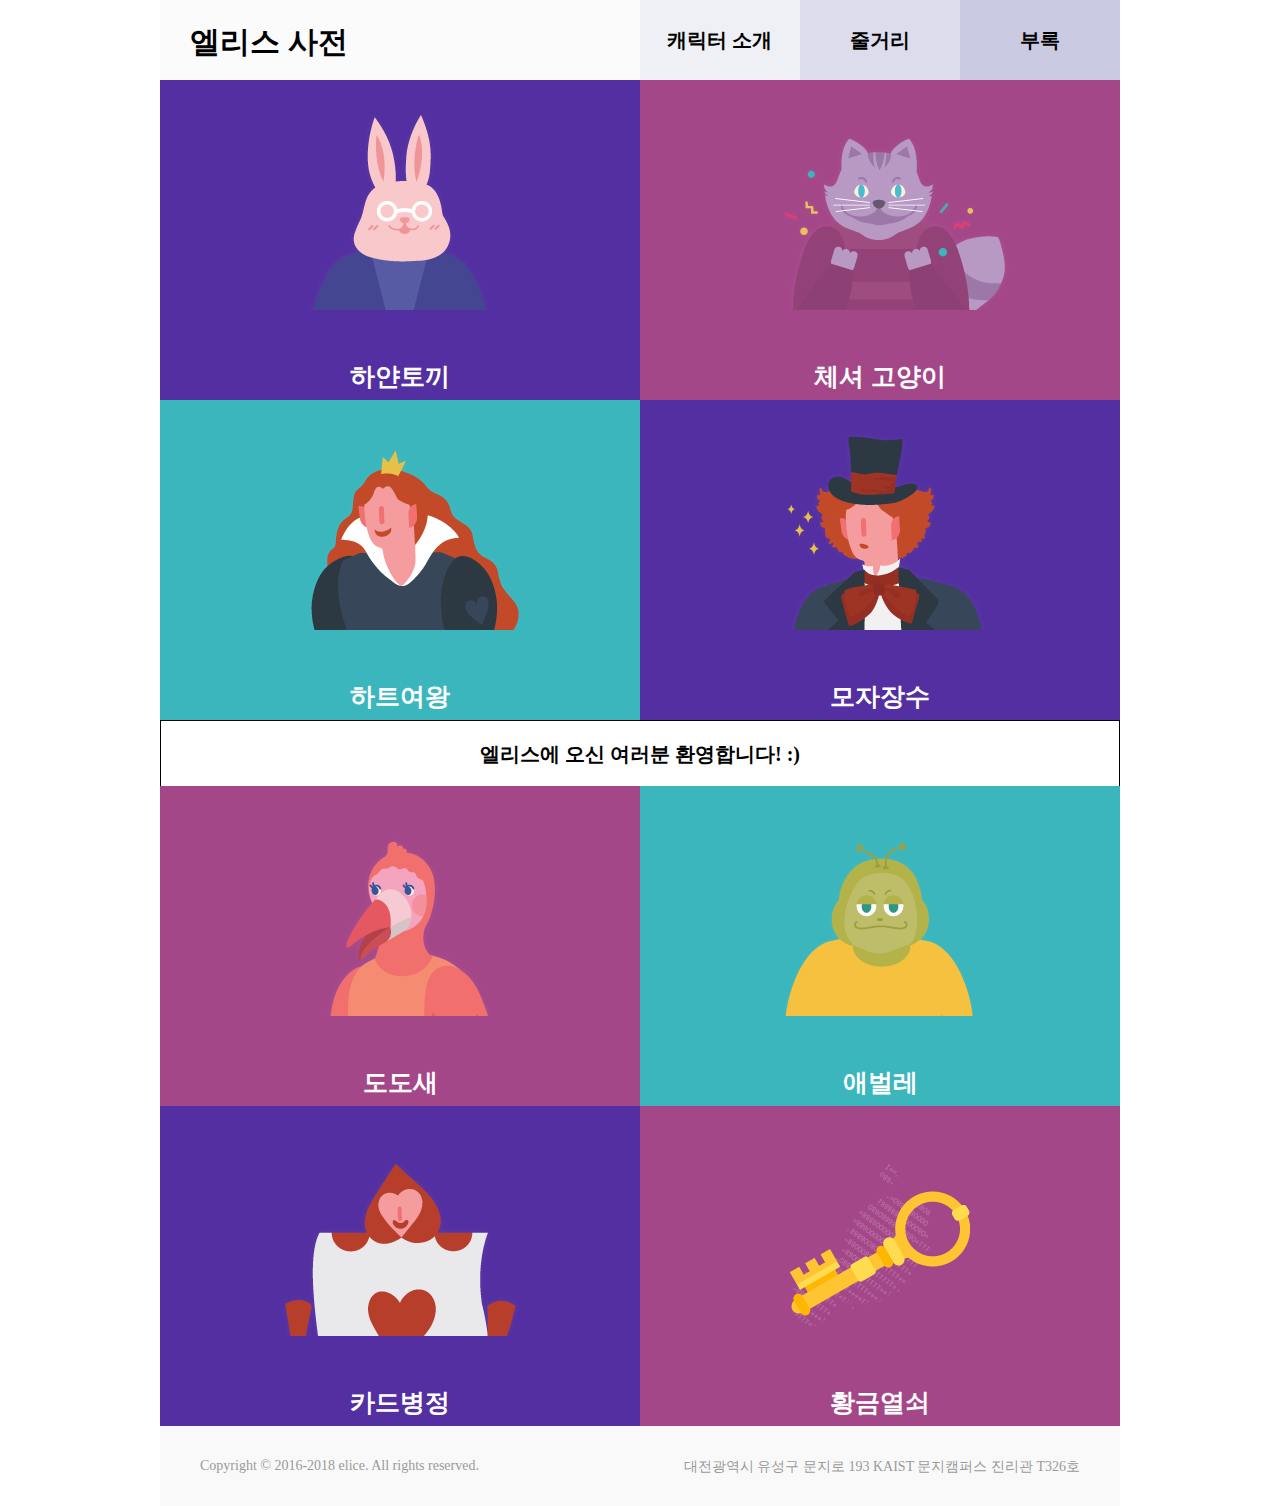
<file: index.html>
<!DOCTYPE html>
<html>
<head>

  <meta charset="UTF-8">
  <title>메뉴 애니메이션</title>
  
  <link rel="stylesheet" href="index.css">
  
</head>
<body>

  <div class="container">

    <header id="intro">

        <h1>
            <a href="https://academy.elice.io/">엘리스 사전</a>
        </h1>

        <nav>
            <ul>
                <li class="one"><a href="#">캐릭터 소개</a></li>
                <li class="two"><a href="#">줄거리</a></li>
                <li class="three"><a href="#">부록</a></li>
            </ul>
        </nav>

    </header>


    <main role="main" id="main">

        <article class="one">
            <a href="#">
                <img src="image1.png" alt="White Rabbit">
                <h2>하얀토끼</h2>
            </a>
        </article>
        
        <article class="two">
            <a href="#">
                <img src="image2.png" alt="Cheshire Cat">
                <h2>체셔 고양이</h2>
            </a>
        </article>
        
        <article class="three">
            <a href="#">
                <img src="image3.png" alt="Queen of Hearts">
                <h2>하트여왕</h2>
            </a>
        </article>
        
        <article class="one">
            <a href="#">
                <img src="image4.png" alt="Mad Hatter">
                <h2>모자장수</h2>
            </a>
        </article>
        
        <article class="text">
            <p>엘리스에 오신 여러분 환영합니다! :)</p>
        </article>

        <article class="two">
            <a href="#">
                <img src="image5.png" alt="Dodo">
                <h2>도도새</h2>
            </a>
        </article>
        
        <article class="three">
            <a href="#">
                <img src="image6.png" alt="Caterpillar">
                <h2>애벌레</h2>
            </a>
        </article>
        
        <article class="one">
            <a href="#">
                <img src="image7.png" alt="Card Soldier">
                <h2>카드병정</h2>
            </a>
        </article>

        <article class="two">
            <a href="#">
                <img src="image8.png" alt="Golden Key">
                <h2>황금열쇠</h2>
            </a>
        </article>

    </main>

    <footer id="footer">

        <div class="copyright">
            <p>Copyright © 2016-2018 elice. All rights reserved.</p>
        </div>

        <div class="address">
            <p>대전광역시 유성구 문지로 193 KAIST 문지캠퍼스 진리관 T326호</p>
        </div>

    </footer>

  </div>

</body>
</html>
</file>
<file: index.css>
/* Default CSS */
* {
  margin: 0;
  padding: 0;
}

img {
  vertical-align: middle;
}

a {
  text-decoration: none;
  color: #000;
}

ol,
ul {
  list-style: none;
}

.container {
  width: 960px;
  margin: 0 auto;
}

/* header CSS */
#intro {
  width: 100%;
  height: 80px;
  background-color: yellow;
}

#intro h1 {
  float: left;

  width: 50%;
  height: 80px;
  background-color: #fbfbfb;
}

#intro h1 a {
  display: block;

  padding: 22px 0 0 30px;
  font-size: 30px;
}

#intro nav {
  float: right;

  width: 50%;
  height: 80px;
  background-color: pink;
}

#intro nav ul li {
  width: 33.33333%;
  height: 80px;

  /* display: inline-block;*/
  float: left;

  text-align: center;

  line-height: 80px;
}

#intro nav ul li.one {
  background-color: #efeff6;
}

#intro nav ul li.two {
  background-color: #dcdcec;
}

#intro nav ul li.three {
  background-color: #cbcae3;
}

#intro nav ul li a {
  font-size: 20px;
  font-weight: bold;

  transition: color 0.3s;
}

#intro nav ul li a:hover {
  color: #917f7f;
}

/* Main CSS */
#main article {
  width: 50%;
  height: 320px;

  float: left;
}

#main article a {
  display: block;

  width: 100%;
  height: 100%;
}

#main article.one {
  background-color: #532fa1;
  transition: background-color 0.3s;
}

#main article.two {
  background-color: #a44789;
  transition: background-color 0.3s;
}

#main article.three {
  background-color: #3ab6bc;
  transition: background-color 0.3s;
}

#main article.one:hover {
  background-color: #8683bd;
}

#main article.two:hover {
  background-color: #bf7eac;
}

#main article.three:hover {
  background-color: #75ccd0;
}

#main article img {
  width: 100%;
}

#main article h2 {
  color: #fff;
  font-size: 25px;

  text-align: center;
  padding: 10px 0;
}

#main article.text {
  width: 100%;
  height: 66px;
}

#main article.text p {
  text-align: center;
  font-size: 20px;
  font-weight: bold;

  padding: 20px 0;

  border: solid 1px #000;
}

/* Footer CSS  */
#footer {
  clear: both;

  width: 100%;
  height: 80px;
  background-color: #f9f9f9;
}

#footer .copyright {
  float: left;

  width: 50%;
}

#footer .address {
  float: right;

  width: 50%;
}

#footer .copyright p {
  font-size: 14px;
  color: #999;

  padding: 32px 0 0 40px;
}

#footer .address p {
  font-size: 14px;
  color: #999;

  text-align: right;

  padding: 32px 40px 0 0;
}


@media (min-width: 320px) and (max-width: 800px){
  .container {
      width: 640px;
  }

  #intro {
      height: 160px;
  }

  #intro h1 {
      width: 100%;
  }

  #intro h1 a {
      text-align: center;
      padding: 22px 0 0 0;
  }
  
  #intro nav {
      width: 100%;
  }

  #main article {
      width: 100%;
      height: 420px;
  }
  #footer {
    padding: 30px 0;
  }

  #footer .copyright,
  #footer .address {
      width: 100%;
  }

  #footer .copyright p,
  #footer .address p {
      text-align: center;
      padding: 0;
  }

  #footer .address p {
      padding-top: 20px;
  }
}
</file>
